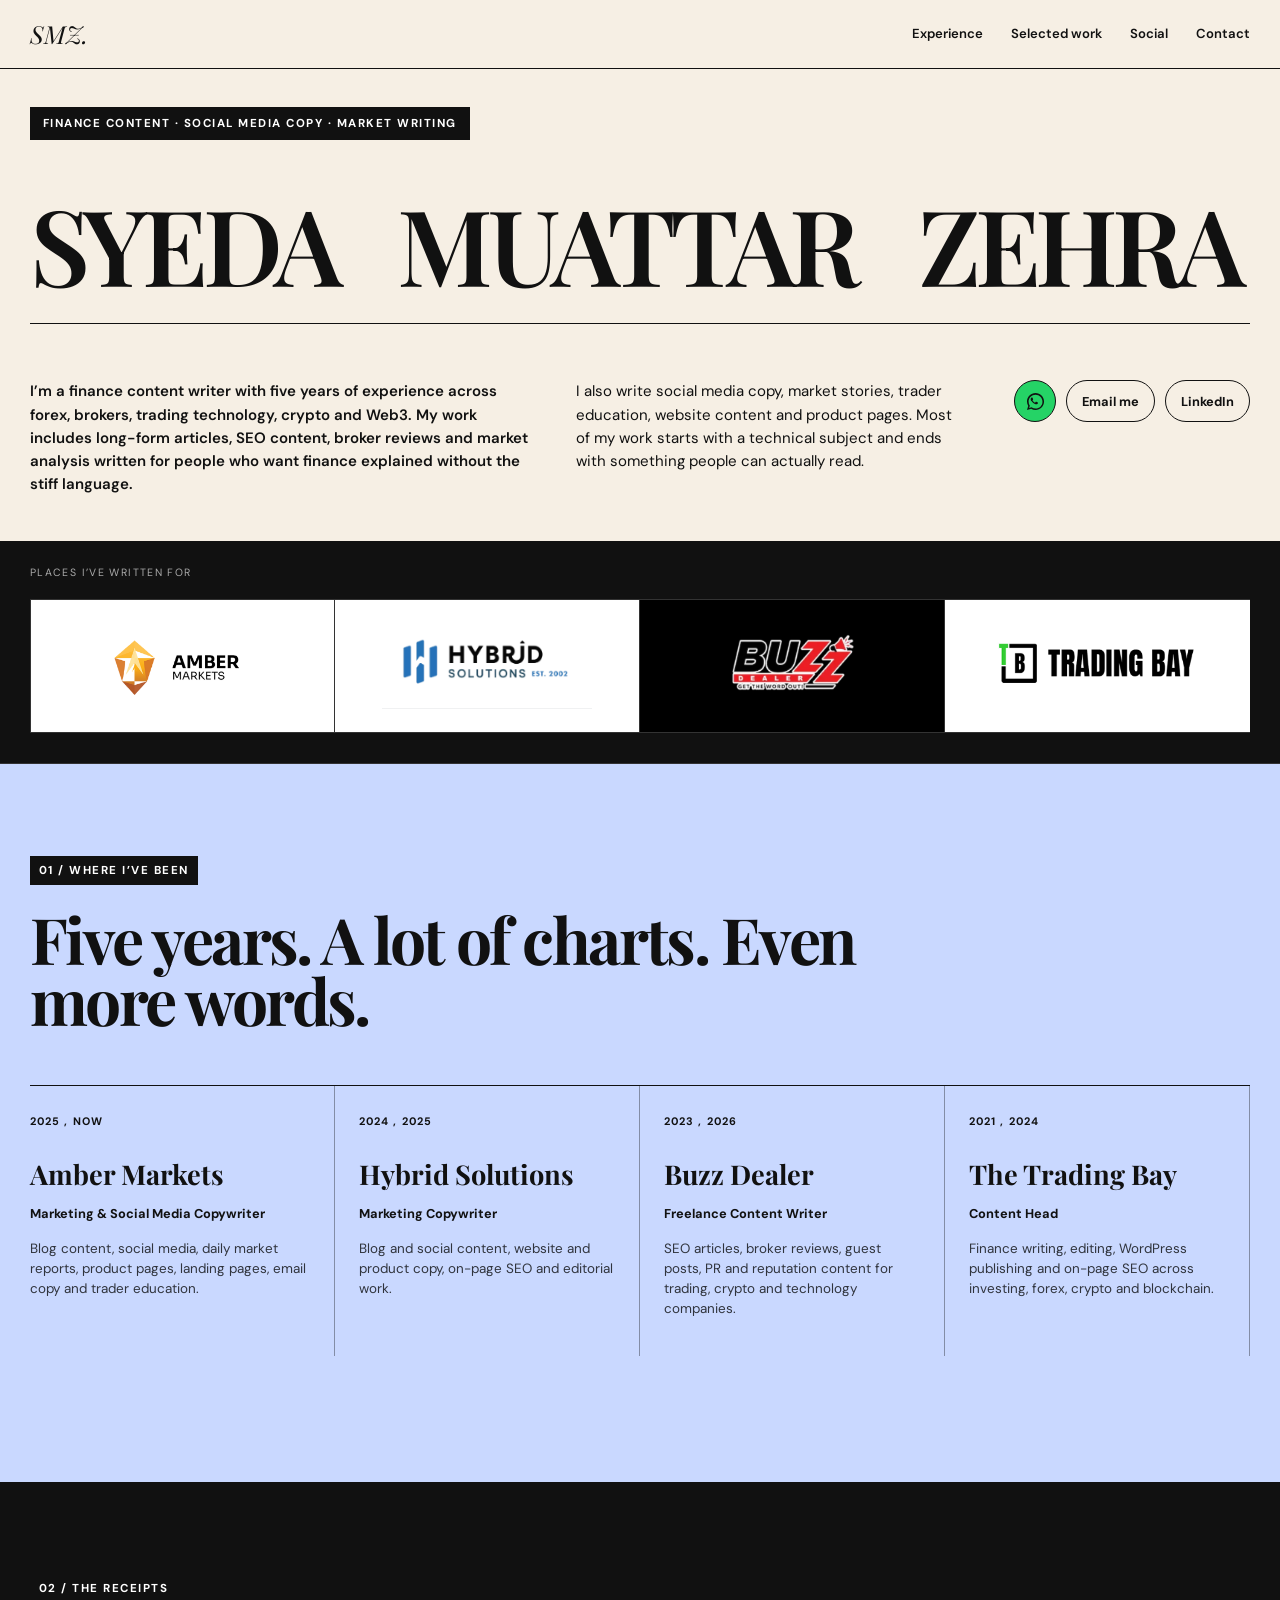
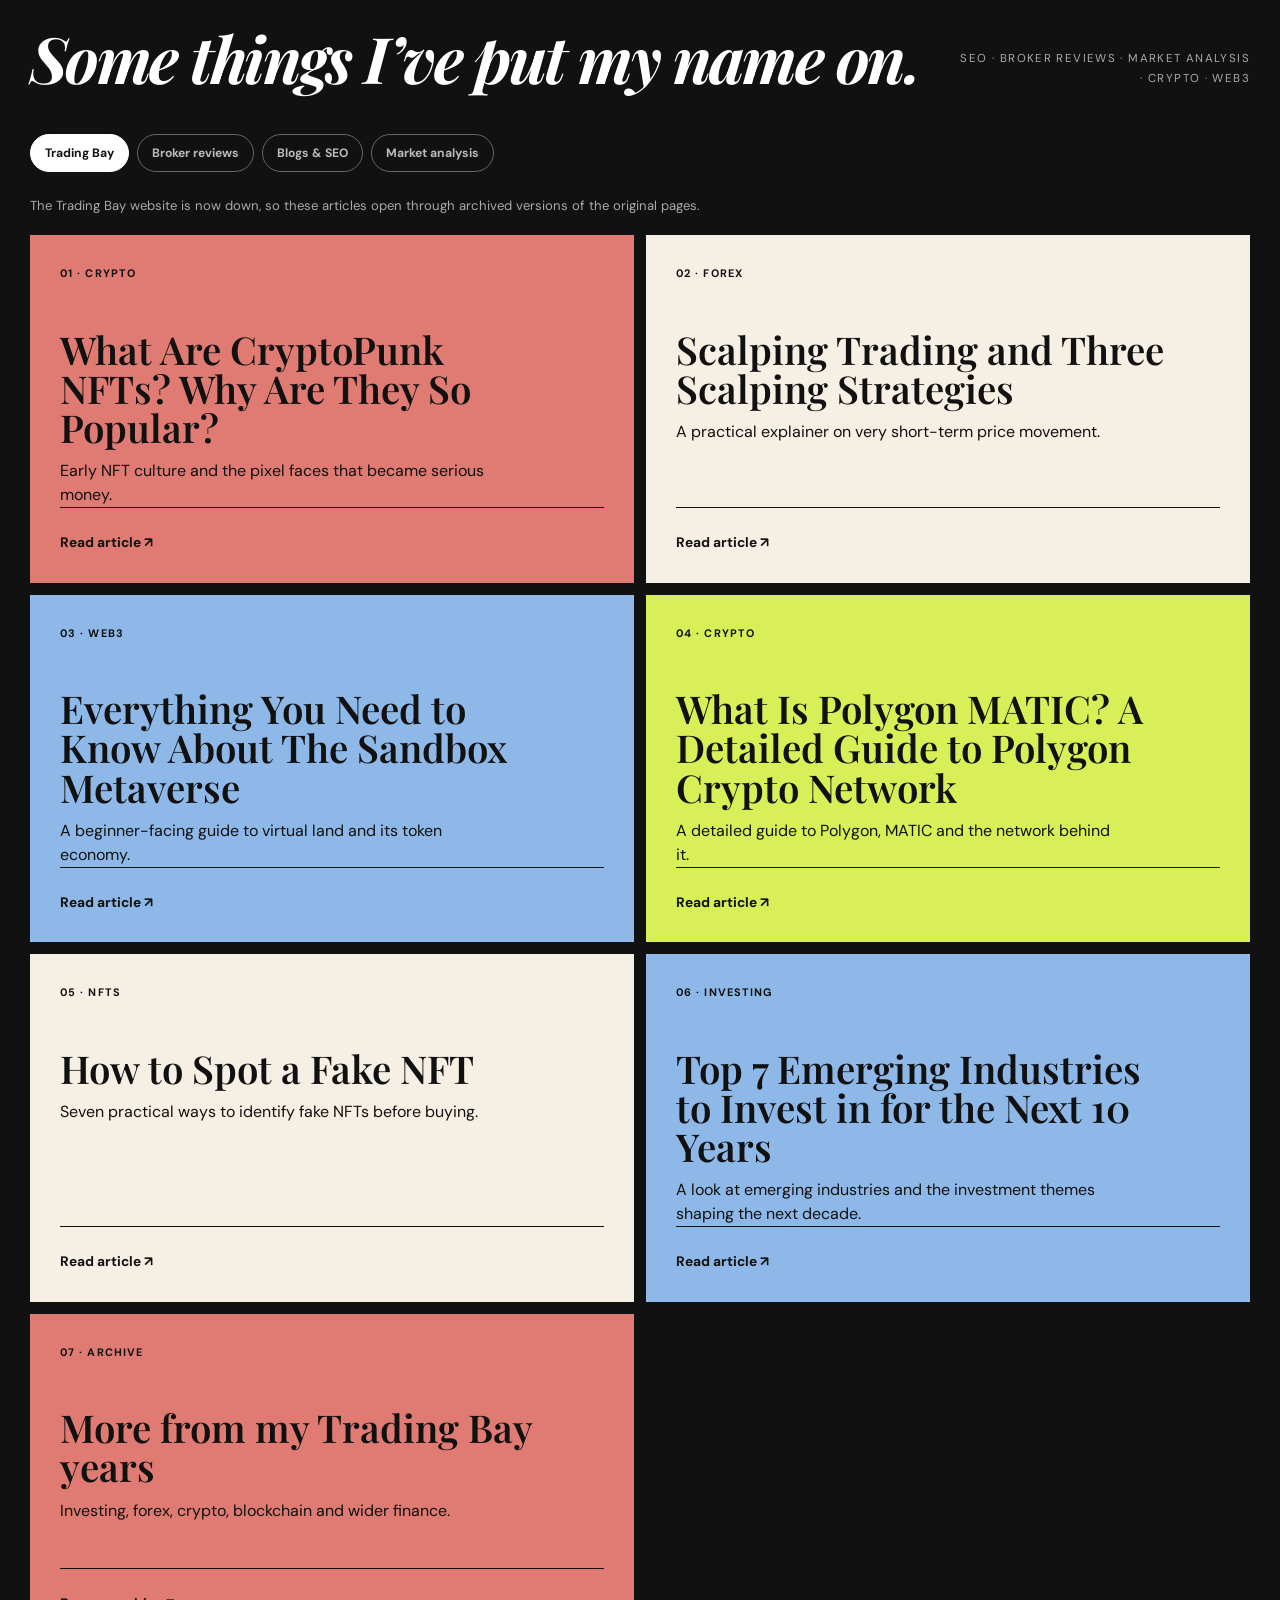
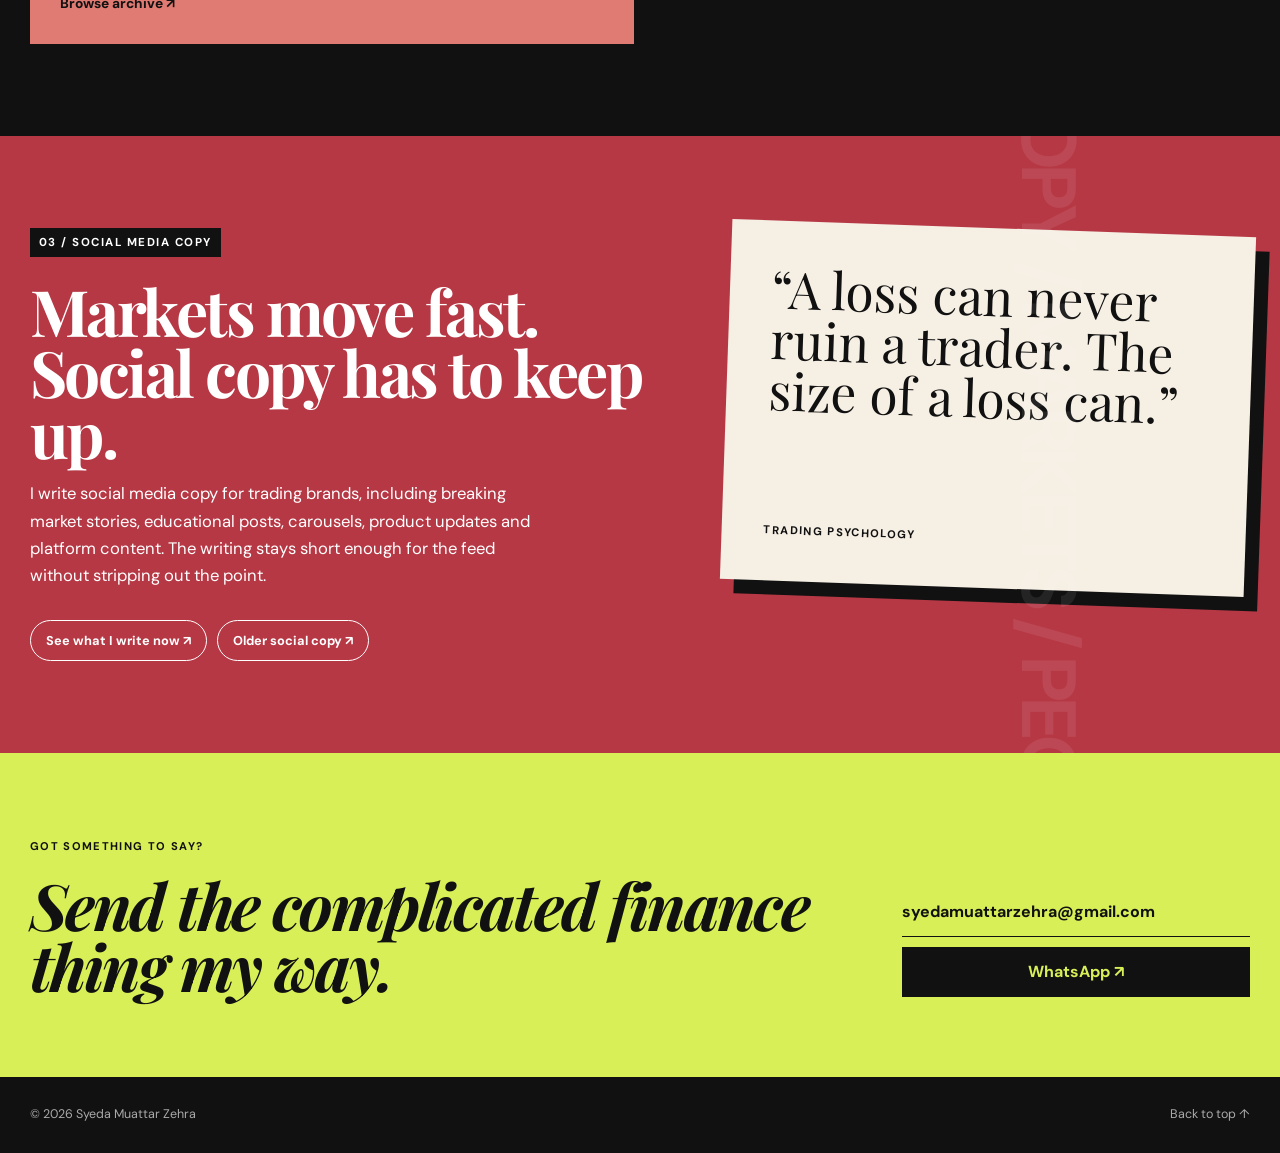
<file: index.html>
<!DOCTYPE html>
<html lang="en">
<head>
<meta charset="UTF-8" />
<meta name="viewport" content="width=device-width, initial-scale=1.0" />
<meta name="description" content="Portfolio of Syeda Muattar Zehra, finance content writer and social media copywriter." />
<meta name="portfolio-version" content="20260927-lines12" />
<title>Syeda Muattar Zehra | Finance Writer</title>
<link rel="stylesheet" href="styles.css?v=20260927-reallogos14" />
</head>
<body>
<a class="skip-link" href="#main-content">Skip to content</a>
<header class="site-header"><div class="shell nav-wrap"><a class="brand" href="#top">SMZ.</a><button class="menu-button" type="button" aria-expanded="false" aria-controls="site-nav">Menu</button><nav id="site-nav" class="site-nav"><a href="#experience">Experience</a><a href="#work">Selected work</a><a href="#social">Social</a><a href="#contact">Contact</a></nav></div></header>

<main id="main-content">
<section id="top" class="hero">
<div class="shell hero-stage">
<div class="availability">FINANCE CONTENT · SOCIAL MEDIA COPY · MARKET WRITING</div>
<div class="name-lockup">
  <span>SYEDA</span>
  <span>MUATTAR</span>
  <span>ZEHRA</span>
</div>
<div class="hero-bottom">
<div class="hero-intro"><p>I’m a finance content writer with five years of experience across forex, brokers, trading technology, crypto and Web3. My work includes long-form articles, SEO content, broker reviews and market analysis written for people who want finance explained without the stiff language.</p><p>I also write social media copy, market stories, trader education, website content and product pages. Most of my work starts with a technical subject and ends with something people can actually read.</p></div>
<div class="hero-contact">
<a class="round-link whatsapp" href="https://wa.me/923134728652" target="_blank" rel="noopener" aria-label="WhatsApp"><svg viewBox="0 0 32 32" aria-hidden="true"><path fill="currentColor" d="M19.11 17.2c-.27-.14-1.59-.78-1.84-.87-.25-.09-.43-.14-.61.14-.18.27-.7.87-.86 1.05-.16.18-.32.2-.59.07-.27-.14-1.14-.42-2.17-1.34-.8-.71-1.34-1.59-1.5-1.86-.16-.27-.02-.42.12-.55.12-.12.27-.32.41-.48.14-.16.18-.27.27-.46.09-.18.05-.34-.02-.48-.07-.14-.61-1.48-.84-2.02-.22-.53-.45-.46-.61-.47h-.52c-.18 0-.48.07-.73.34-.25.27-.96.94-.96 2.29s.98 2.66 1.12 2.84c.14.18 1.93 2.95 4.68 4.14.65.28 1.16.45 1.56.58.66.21 1.25.18 1.72.11.52-.08 1.59-.65 1.82-1.28.23-.63.23-1.17.16-1.28-.07-.11-.25-.18-.52-.32z"/><path fill="currentColor" d="M16.03 3C8.84 3 3 8.79 3 15.93c0 2.5.72 4.83 1.96 6.81L3 29l6.46-1.9a13.08 13.08 0 0 0 6.57 1.79C23.22 28.89 29 23.1 29 15.96 29 8.82 23.22 3 16.03 3zm0 23.7c-2.03 0-3.92-.55-5.55-1.51l-.4-.24-3.83 1.13 1.15-3.72-.26-.42a10.68 10.68 0 0 1-1.65-5.71c0-5.89 4.75-10.68 10.58-10.68 5.83 0 10.56 4.79 10.56 10.68 0 5.89-4.73 10.47-10.6 10.47z"/></svg></a>
<a class="text-link" href="mailto:syedamuattarzehra@gmail.com">Email me</a>
<a class="text-link" href="https://www.linkedin.com/in/syeda-muattar-zehra-1aa64821b/" target="_blank" rel="noopener">LinkedIn</a>
</div>
</div>
</div>
</section>

<section class="company-strip" aria-label="Companies I have worked with">
  <div class="shell">
    <p class="company-kicker">Places I’ve written for</p>
    <div class="company-row real-logo-row">
      <a class="real-logo-card" href="https://ambermarkets.com/" target="_blank" rel="noopener"><img src="assets/amber-markets.PNG" alt="Amber Markets logo"></a>
      <a class="real-logo-card" href="https://hybridsolutions.com/" target="_blank" rel="noopener"><img src="assets/hybrid-solutions.PNG" alt="Hybrid Solutions logo"></a>
      <a class="real-logo-card buzz-logo-card" href="https://buzzdealer.com/" target="_blank" rel="noopener"><img src="assets/buzz-dealer.PNG" alt="Buzz Dealer logo"></a>
      <div class="real-logo-card"><img src="assets/trading-bay.PNG" alt="Trading Bay logo"></div>
    </div>
  </div>
</section>

<section id="experience" class="section experience-section"><div class="shell">
<div class="section-number">01 / WHERE I’VE BEEN</div><h2>Five years. A lot of charts. Even more words.</h2>
<div class="experience-grid">
<article><span>2025 , NOW</span><h3>Amber Markets</h3><b>Marketing & Social Media Copywriter</b><p>Blog content, social media, daily market reports, product pages, landing pages, email copy and trader education.</p></article>
<article><span>2024 , 2025</span><h3>Hybrid Solutions</h3><b>Marketing Copywriter</b><p>Blog and social content, website and product copy, on-page SEO and editorial work.</p></article>
<article><span>2023 , 2026</span><h3>Buzz Dealer</h3><b>Freelance Content Writer</b><p>SEO articles, broker reviews, guest posts, PR and reputation content for trading, crypto and technology companies.</p></article>
<article><span>2021 , 2024</span><h3>The Trading Bay</h3><b>Content Head</b><p>Finance writing, editing, WordPress publishing and on-page SEO across investing, forex, crypto and blockchain.</p></article>
</div></div></section>

<section id="work" class="section work-section"><div class="shell">
<div class="work-title-row"><div><div class="section-number">02 / THE RECEIPTS</div><h2>Some things I’ve put my name on.</h2></div><div class="work-index">SEO · BROKER REVIEWS · MARKET ANALYSIS · CRYPTO · WEB3</div></div>
<div class="work-tabs" role="tablist" aria-label="Portfolio categories"><button class="work-tab active" type="button" role="tab" aria-selected="true" data-work-tab="tradingbay">Trading Bay</button><button class="work-tab" type="button" role="tab" aria-selected="false" data-work-tab="reviews">Broker reviews</button><button class="work-tab" type="button" role="tab" aria-selected="false" data-work-tab="blogs">Blogs & SEO</button><button class="work-tab" type="button" role="tab" aria-selected="false" data-work-tab="analysis">Market analysis</button></div>

<div class="work-panel active" data-work-panel="tradingbay" role="tabpanel"><p class="archive-note">The Trading Bay website is now down, so these articles open through archived versions of the original pages.</p><div class="portfolio-grid">
<article class="work-card coral"><span>01 · CRYPTO</span><h3>What Are CryptoPunk NFTs? Why Are They So Popular?</h3><p>Early NFT culture and the pixel faces that became serious money.</p><a href="https://web.archive.org/web/20230529045432/https://thetradingbay.com/what-are-cryptopunk-nfts-why-are-they-so-popular/" target="_blank" rel="noopener">Read article ↗</a></article>
<article class="work-card cream"><span>02 · FOREX</span><h3>Scalping Trading and Three Scalping Strategies</h3><p>A practical explainer on very short-term price movement.</p><a href="https://web.archive.org/web/20220929112520/https://thetradingbay.com/scalping-trading-3-best-scalping-trading-strategy/" target="_blank" rel="noopener">Read article ↗</a></article>
<article class="work-card blue"><span>03 · WEB3</span><h3>Everything You Need to Know About The Sandbox Metaverse</h3><p>A beginner-facing guide to virtual land and its token economy.</p><a href="https://web.archive.org/web/20220929120825/https://thetradingbay.com/everything-you-need-to-know-about-the-sandbox-metaverse/" target="_blank" rel="noopener">Read article ↗</a></article>
<article class="work-card acid"><span>04 · CRYPTO</span><h3>What Is Polygon MATIC? A Detailed Guide to Polygon Crypto Network</h3><p>A detailed guide to Polygon, MATIC and the network behind it.</p><a href="https://web.archive.org/web/20220929102851/https://thetradingbay.com/what-is-polygon-matic-a-detailed-guide-to-polygon-crypto-network/" target="_blank" rel="noopener">Read article ↗</a></article>
<article class="work-card cream"><span>05 · NFTS</span><h3>How to Spot a Fake NFT</h3><p>Seven practical ways to identify fake NFTs before buying.</p><a href="https://web.archive.org/web/20220929121117/https://thetradingbay.com/how-to-spot-a-fake-nft-top-7-ways-to-identify-fake-nfts/" target="_blank" rel="noopener">Read article ↗</a></article>
<article class="work-card blue"><span>06 · INVESTING</span><h3>Top 7 Emerging Industries to Invest in for the Next 10 Years</h3><p>A look at emerging industries and the investment themes shaping the next decade.</p><a href="https://web.archive.org/web/20230529050229/https://thetradingbay.com/top-7-emerging-industries-to-invest-in-for-the-next-10-years/" target="_blank" rel="noopener">Read article ↗</a></article>
<article class="work-card coral"><span>07 · ARCHIVE</span><h3>More from my Trading Bay years</h3><p>Investing, forex, crypto, blockchain and wider finance.</p><a href="https://web.archive.org/web/20230605054937/https://thetradingbay.com/author/zehra/" target="_blank" rel="noopener">Browse archive ↗</a></article>
</div></div>

<div class="work-panel" data-work-panel="reviews" role="tabpanel" hidden><div class="portfolio-grid"><article class="work-card blue"><span>BROKER REVIEW</span><h3>ClickTrades Broker Review</h3><p>Assets, WebTrader, MT5, Trading Central, account conditions, strengths and drawbacks.</p><a href="samples/coin-dreams.com.docx" target="_blank" rel="noopener">Read article ↗</a></article></div></div>
<div class="work-panel" data-work-panel="blogs" role="tabpanel" hidden><div class="portfolio-grid"><article class="work-card acid"><span>LONG-FORM SEO</span><h3>Forex Trader Salary</h3><p>Capital, trading style, risk and what a salary means for an independent forex trader.</p><a href="samples/Copy%20of%20Forex%20Trader%20Salary%20Could%20I%20Become%20Rich%20in%202022%20and%20How.docx" target="_blank" rel="noopener">Read article ↗</a></article></div></div>
<div class="work-panel" data-work-panel="analysis" role="tabpanel" hidden><div class="portfolio-grid"><article class="work-card coral"><span>XAU/USD</span><h3>Is Gold's Bearish Cycle Over?</h3><p>Written when gold had bounced from around $1,616 and the $1,700s already felt expensive.</p><a href="samples/tradefx.co.za.docx" target="_blank" rel="noopener">Read article ↗</a></article></div></div>
</div></section>

<section id="social" class="section social-section"><div class="shell social-layout"><div><div class="section-number">03 / SOCIAL MEDIA COPY</div><h2>Markets move fast. Social copy has to keep up.</h2><p>I write social media copy for trading brands, including breaking market stories, educational posts, carousels, product updates and platform content. The writing stays short enough for the feed without stripping out the point.</p><div class="social-actions"><a href="https://www.instagram.com/ambermarketsofficial/" target="_blank" rel="noopener">See what I write now ↗</a><a href="samples/Single%20posts.docx" target="_blank" rel="noopener">Older social copy ↗</a></div></div><div class="quote-stack"><blockquote>“A loss can never ruin a trader. The size of a loss can.”</blockquote><span>Trading psychology</span></div></div></section>

<section id="contact" class="contact-section"><div class="shell contact-layout"><div><span>GOT SOMETHING TO SAY?</span><h2>Send the complicated finance thing my way.</h2></div><div class="contact-actions"><a href="mailto:syedamuattarzehra@gmail.com">syedamuattarzehra@gmail.com</a><a class="contact-whatsapp" href="https://wa.me/923134728652" target="_blank" rel="noopener">WhatsApp ↗</a></div></div></section>
</main>
<footer><div class="shell footer-row"><span>© <span id="year"></span> Syeda Muattar Zehra</span><a href="#top">Back to top ↑</a></div></footer>
<script src="script.js?v=20260922-studio"></script>
</body></html>
</file>
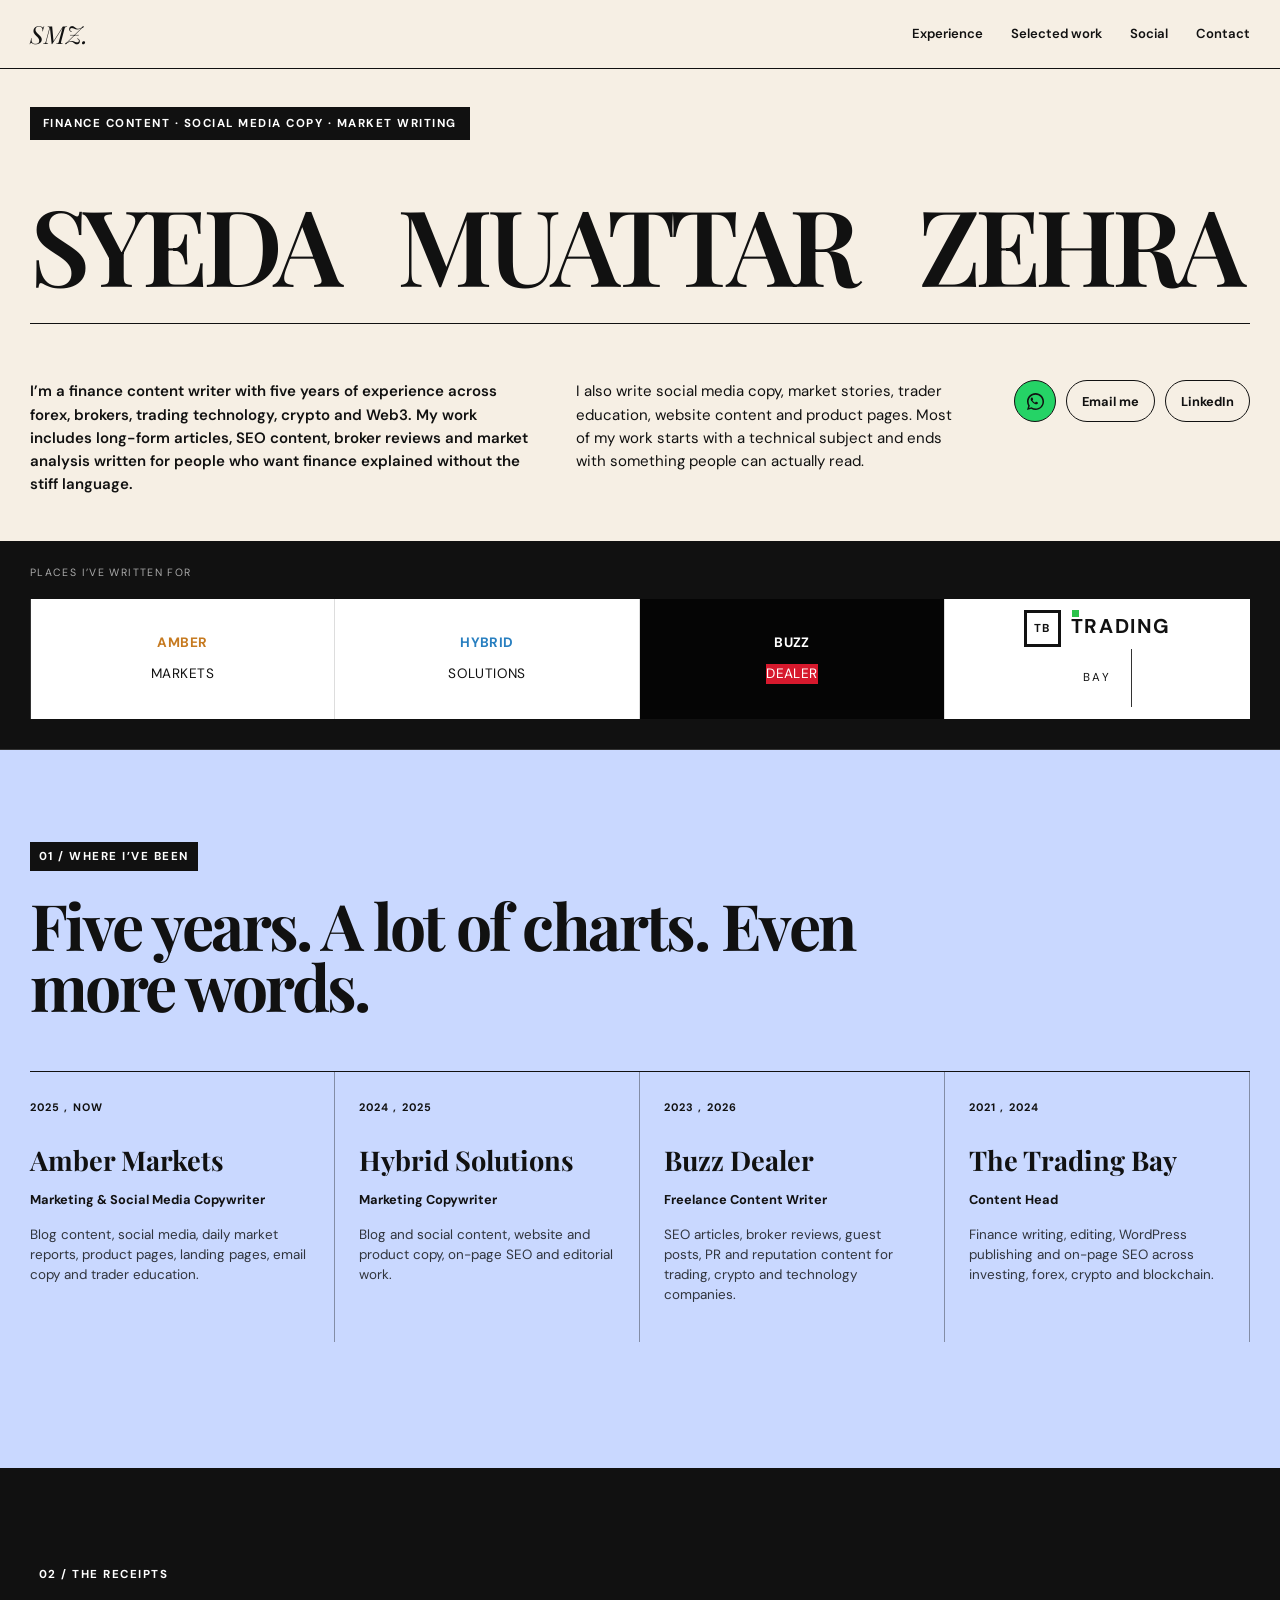
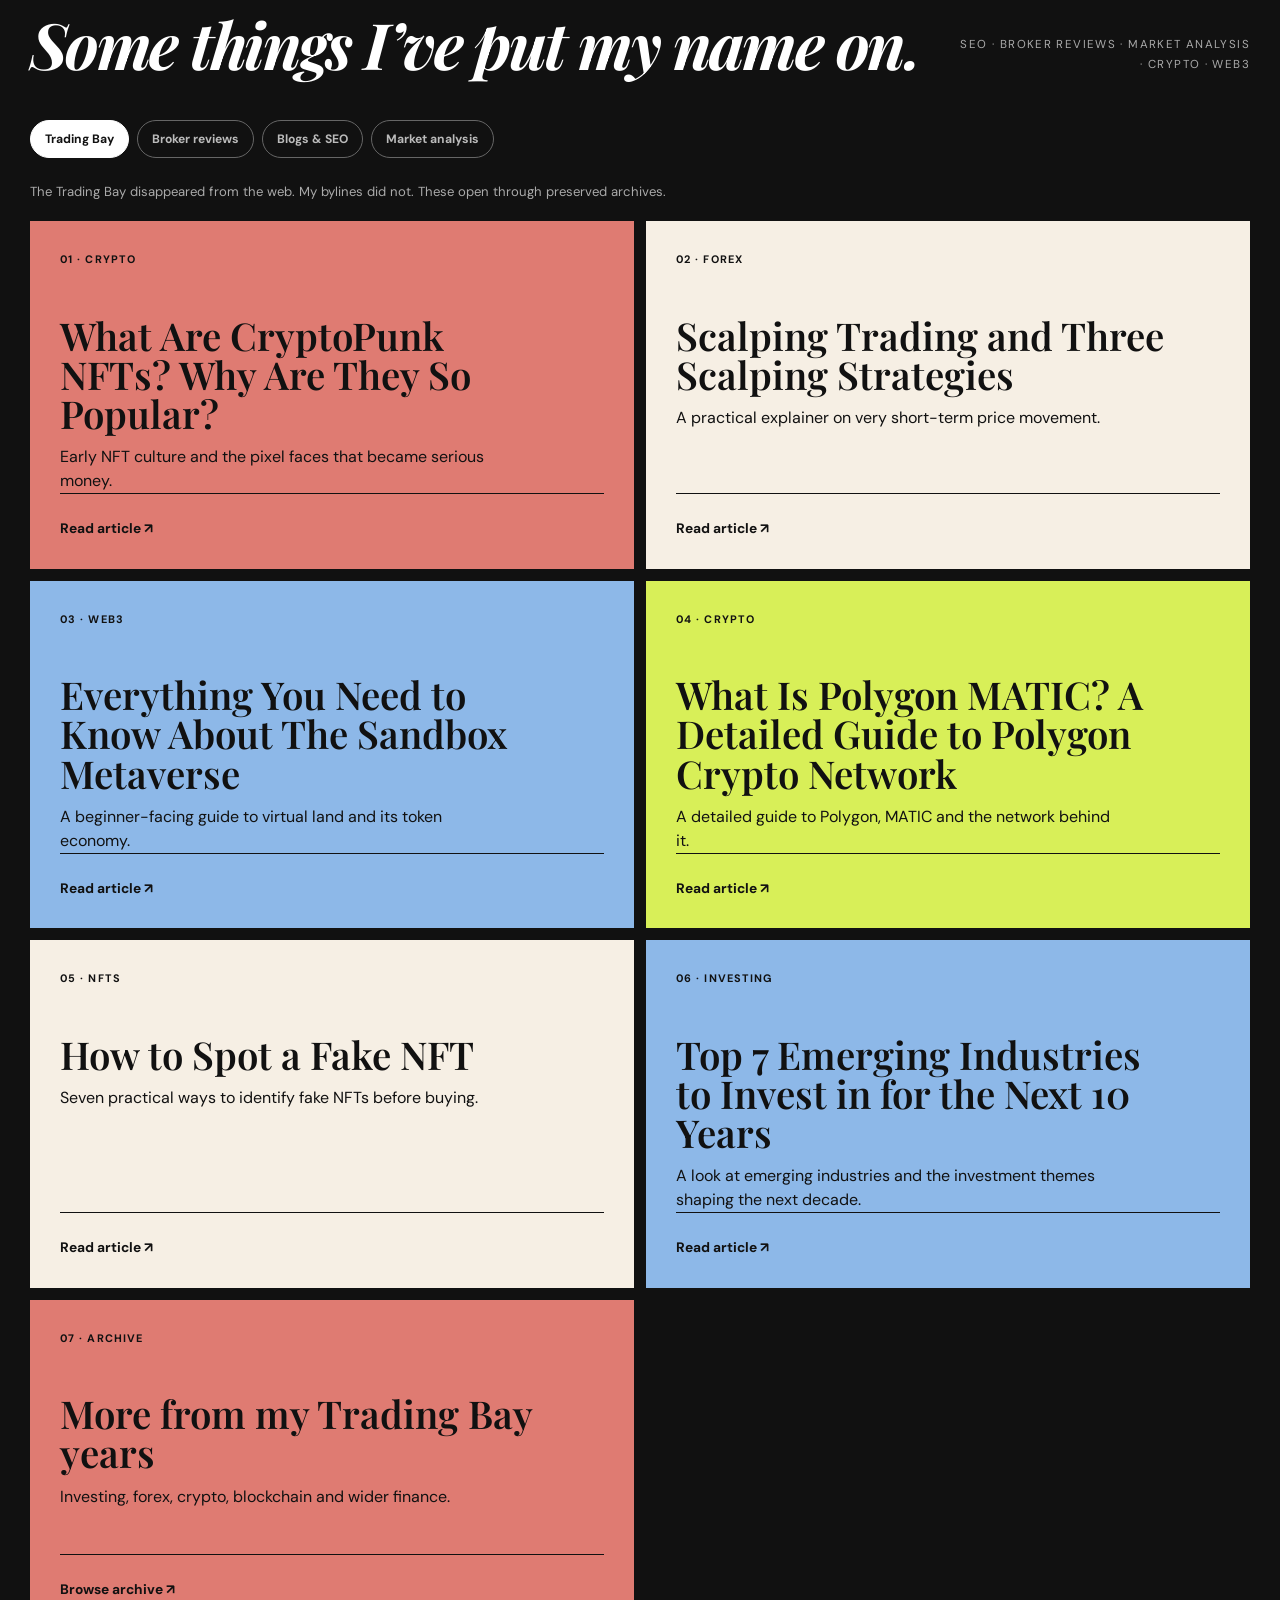
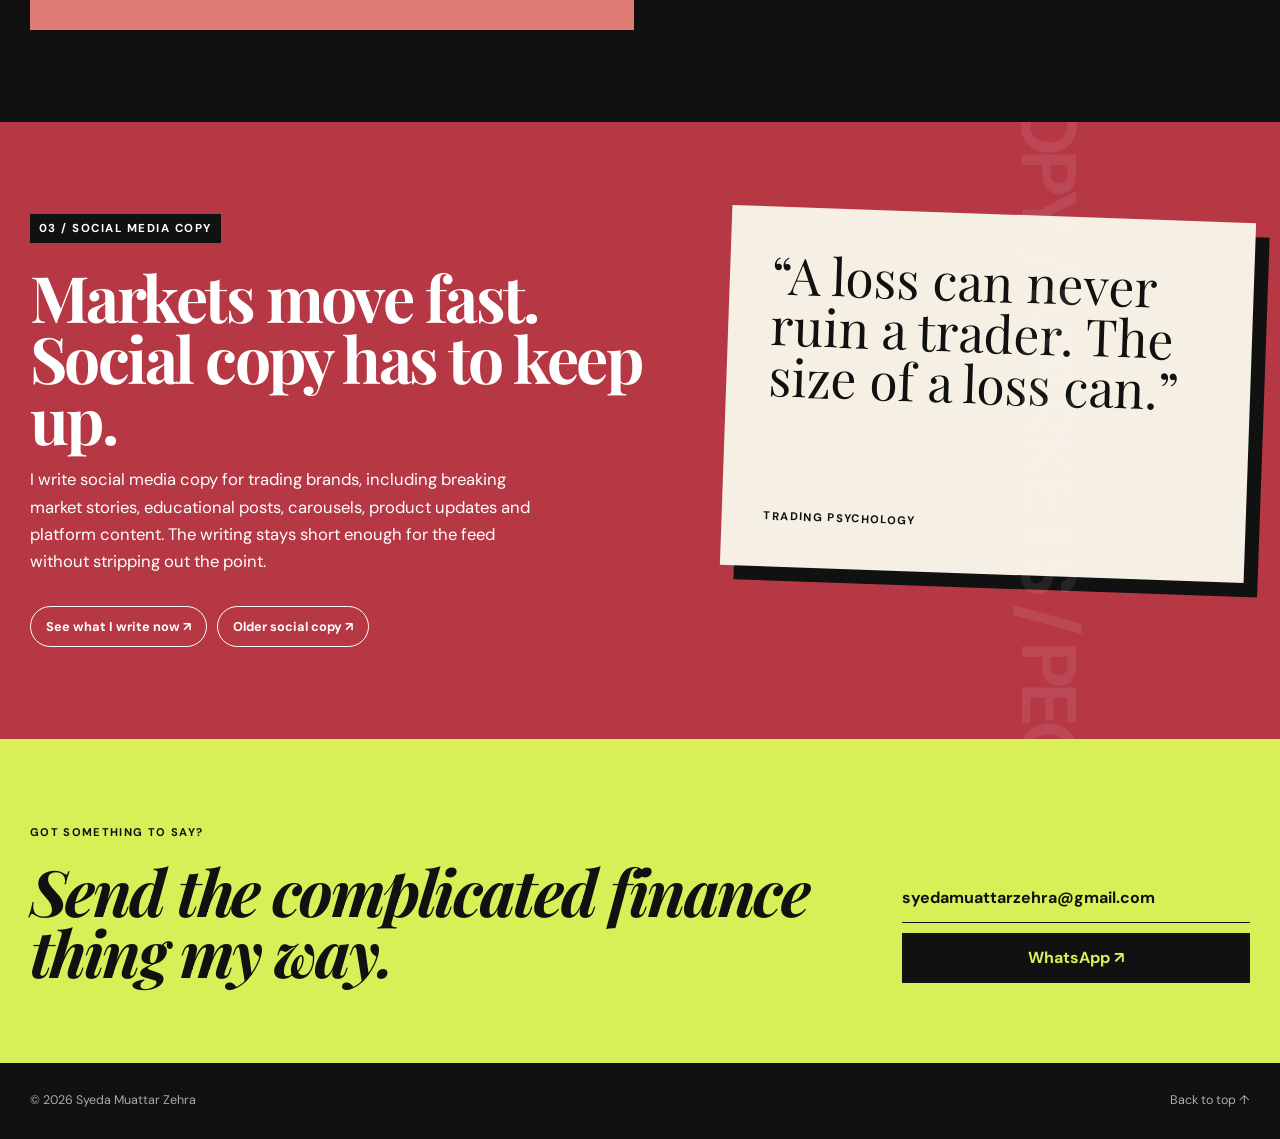
<file: portfolio.html>
<!DOCTYPE html>
<html lang="en">
<head>
<meta charset="UTF-8" />
<meta name="viewport" content="width=device-width, initial-scale=1.0" />
<meta name="description" content="Portfolio of Syeda Muattar Zehra, finance content writer and social media copywriter." />
<meta name="portfolio-version" content="20260924-newpath11" />
<title>Syeda Muattar Zehra | Finance Writer</title>
<link rel="stylesheet" href="styles.css?v=20260924-newpath11" />
</head>
<body>
<a class="skip-link" href="#main-content">Skip to content</a>
<header class="site-header"><div class="shell nav-wrap"><a class="brand" href="#top">SMZ.</a><button class="menu-button" type="button" aria-expanded="false" aria-controls="site-nav">Menu</button><nav id="site-nav" class="site-nav"><a href="#experience">Experience</a><a href="#work">Selected work</a><a href="#social">Social</a><a href="#contact">Contact</a></nav></div></header>

<main id="main-content">
<section id="top" class="hero">
<div class="shell hero-stage">
<div class="availability">FINANCE CONTENT · SOCIAL MEDIA COPY · MARKET WRITING</div>
<div class="name-lockup"><span>SYEDA</span><span>MUATTAR</span><span>ZEHRA</span></div>
<div class="hero-bottom">
<div class="hero-intro"><p>I’m a finance content writer with five years of experience across forex, brokers, trading technology, crypto and Web3. My work includes long-form articles, SEO content, broker reviews and market analysis written for people who want finance explained without the stiff language.</p><p>I also write social media copy, market stories, trader education, website content and product pages. Most of my work starts with a technical subject and ends with something people can actually read.</p></div>
<div class="hero-contact">
<a class="round-link whatsapp" href="https://wa.me/923134728652" target="_blank" rel="noopener" aria-label="WhatsApp"><svg viewBox="0 0 32 32" aria-hidden="true"><path fill="currentColor" d="M19.11 17.2c-.27-.14-1.59-.78-1.84-.87-.25-.09-.43-.14-.61.14-.18.27-.7.87-.86 1.05-.16.18-.32.2-.59.07-.27-.14-1.14-.42-2.17-1.34-.8-.71-1.34-1.59-1.5-1.86-.16-.27-.02-.42.12-.55.12-.12.27-.32.41-.48.14-.16.18-.27.27-.46.09-.18.05-.34-.02-.48-.07-.14-.61-1.48-.84-2.02-.22-.53-.45-.46-.61-.47h-.52c-.18 0-.48.07-.73.34-.25.27-.96.94-.96 2.29s.98 2.66 1.12 2.84c.14.18 1.93 2.95 4.68 4.14.65.28 1.16.45 1.56.58.66.21 1.25.18 1.72.11.52-.08 1.59-.65 1.82-1.28.23-.63.23-1.17.16-1.28-.07-.11-.25-.18-.52-.32z"/><path fill="currentColor" d="M16.03 3C8.84 3 3 8.79 3 15.93c0 2.5.72 4.83 1.96 6.81L3 29l6.46-1.9a13.08 13.08 0 0 0 6.57 1.79C23.22 28.89 29 23.1 29 15.96 29 8.82 23.22 3 16.03 3zm0 23.7c-2.03 0-3.92-.55-5.55-1.51l-.4-.24-3.83 1.13 1.15-3.72-.26-.42a10.68 10.68 0 0 1-1.65-5.71c0-5.89 4.75-10.68 10.58-10.68 5.83 0 10.56 4.79 10.56 10.68 0 5.89-4.73 10.47-10.6 10.47z"/></svg></a>
<a class="text-link" href="mailto:syedamuattarzehra@gmail.com">Email me</a>
<a class="text-link" href="https://www.linkedin.com/in/syeda-muattar-zehra-1aa64821b/" target="_blank" rel="noopener">LinkedIn</a>
</div>
</div>
</div>
</section>

<section class="company-strip" aria-label="Companies I have worked with"><div class="shell"><p class="company-kicker">Places I’ve written for</p><div class="company-row reliable-brands">
<a class="company-name amber-name" href="https://ambermarkets.com/" target="_blank" rel="noopener"><b>AMBER</b><span>MARKETS</span></a>
<a class="company-name hybrid-name" href="https://hybridsolutions.com/" target="_blank" rel="noopener"><b>HYBRID</b><span>SOLUTIONS</span></a>
<a class="company-name buzz-name" href="https://buzzdealer.com/" target="_blank" rel="noopener"><b>BUZZ</b><span>DEALER</span></a>
<div class="company-name trading-name"><b>TRADING</b><span>BAY</span></div>
</div></div></section>

<section id="experience" class="section experience-section"><div class="shell">
<div class="section-number">01 / WHERE I’VE BEEN</div><h2>Five years. A lot of charts. Even more words.</h2>
<div class="experience-grid">
<article><span>2025 , NOW</span><h3>Amber Markets</h3><b>Marketing & Social Media Copywriter</b><p>Blog content, social media, daily market reports, product pages, landing pages, email copy and trader education.</p></article>
<article><span>2024 , 2025</span><h3>Hybrid Solutions</h3><b>Marketing Copywriter</b><p>Blog and social content, website and product copy, on-page SEO and editorial work.</p></article>
<article><span>2023 , 2026</span><h3>Buzz Dealer</h3><b>Freelance Content Writer</b><p>SEO articles, broker reviews, guest posts, PR and reputation content for trading, crypto and technology companies.</p></article>
<article><span>2021 , 2024</span><h3>The Trading Bay</h3><b>Content Head</b><p>Finance writing, editing, WordPress publishing and on-page SEO across investing, forex, crypto and blockchain.</p></article>
</div></div></section>

<section id="work" class="section work-section"><div class="shell">
<div class="work-title-row"><div><div class="section-number">02 / THE RECEIPTS</div><h2>Some things I’ve put my name on.</h2></div><div class="work-index">SEO · BROKER REVIEWS · MARKET ANALYSIS · CRYPTO · WEB3</div></div>
<div class="work-tabs" role="tablist" aria-label="Portfolio categories"><button class="work-tab active" type="button" role="tab" aria-selected="true" data-work-tab="tradingbay">Trading Bay</button><button class="work-tab" type="button" role="tab" aria-selected="false" data-work-tab="reviews">Broker reviews</button><button class="work-tab" type="button" role="tab" aria-selected="false" data-work-tab="blogs">Blogs & SEO</button><button class="work-tab" type="button" role="tab" aria-selected="false" data-work-tab="analysis">Market analysis</button></div>

<div class="work-panel active" data-work-panel="tradingbay" role="tabpanel"><p class="archive-note">The Trading Bay disappeared from the web. My bylines did not. These open through preserved archives.</p><div class="portfolio-grid">
<article class="work-card coral"><span>01 · CRYPTO</span><h3>What Are CryptoPunk NFTs? Why Are They So Popular?</h3><p>Early NFT culture and the pixel faces that became serious money.</p><a href="https://web.archive.org/web/20230529045432/https://thetradingbay.com/what-are-cryptopunk-nfts-why-are-they-so-popular/" target="_blank" rel="noopener">Read article ↗</a></article>
<article class="work-card cream"><span>02 · FOREX</span><h3>Scalping Trading and Three Scalping Strategies</h3><p>A practical explainer on very short-term price movement.</p><a href="https://web.archive.org/web/20220929112520/https://thetradingbay.com/scalping-trading-3-best-scalping-trading-strategy/" target="_blank" rel="noopener">Read article ↗</a></article>
<article class="work-card blue"><span>03 · WEB3</span><h3>Everything You Need to Know About The Sandbox Metaverse</h3><p>A beginner-facing guide to virtual land and its token economy.</p><a href="https://web.archive.org/web/20220929120825/https://thetradingbay.com/everything-you-need-to-know-about-the-sandbox-metaverse/" target="_blank" rel="noopener">Read article ↗</a></article>
<article class="work-card acid"><span>04 · CRYPTO</span><h3>What Is Polygon MATIC? A Detailed Guide to Polygon Crypto Network</h3><p>A detailed guide to Polygon, MATIC and the network behind it.</p><a href="https://web.archive.org/web/20220929102851/https://thetradingbay.com/what-is-polygon-matic-a-detailed-guide-to-polygon-crypto-network/" target="_blank" rel="noopener">Read article ↗</a></article>
<article class="work-card cream"><span>05 · NFTS</span><h3>How to Spot a Fake NFT</h3><p>Seven practical ways to identify fake NFTs before buying.</p><a href="https://web.archive.org/web/20220929121117/https://thetradingbay.com/how-to-spot-a-fake-nft-top-7-ways-to-identify-fake-nfts/" target="_blank" rel="noopener">Read article ↗</a></article>
<article class="work-card blue"><span>06 · INVESTING</span><h3>Top 7 Emerging Industries to Invest in for the Next 10 Years</h3><p>A look at emerging industries and the investment themes shaping the next decade.</p><a href="https://web.archive.org/web/20230529050229/https://thetradingbay.com/top-7-emerging-industries-to-invest-in-for-the-next-10-years/" target="_blank" rel="noopener">Read article ↗</a></article>
<article class="work-card coral"><span>07 · ARCHIVE</span><h3>More from my Trading Bay years</h3><p>Investing, forex, crypto, blockchain and wider finance.</p><a href="https://web.archive.org/web/20230605054937/https://thetradingbay.com/author/zehra/" target="_blank" rel="noopener">Browse archive ↗</a></article>
</div></div>

<div class="work-panel" data-work-panel="reviews" role="tabpanel" hidden><div class="portfolio-grid"><article class="work-card blue"><span>BROKER REVIEW</span><h3>ClickTrades Broker Review</h3><p>Assets, WebTrader, MT5, Trading Central, account conditions, strengths and drawbacks.</p><a href="samples/coin-dreams.com.docx" target="_blank" rel="noopener">Read article ↗</a></article></div></div>
<div class="work-panel" data-work-panel="blogs" role="tabpanel" hidden><div class="portfolio-grid"><article class="work-card acid"><span>LONG-FORM SEO</span><h3>Forex Trader Salary</h3><p>Capital, trading style, risk and what a salary means for an independent forex trader.</p><a href="samples/Copy%20of%20Forex%20Trader%20Salary%20Could%20I%20Become%20Rich%20in%202022%20and%20How.docx" target="_blank" rel="noopener">Read article ↗</a></article></div></div>
<div class="work-panel" data-work-panel="analysis" role="tabpanel" hidden><div class="portfolio-grid"><article class="work-card coral"><span>XAU/USD</span><h3>Is Gold's Bearish Cycle Over?</h3><p>Written when gold had bounced from around $1,616 and the $1,700s already felt expensive.</p><a href="samples/tradefx.co.za.docx" target="_blank" rel="noopener">Read article ↗</a></article></div></div>
</div></section>

<section id="social" class="section social-section"><div class="shell social-layout"><div><div class="section-number">03 / SOCIAL MEDIA COPY</div><h2>Markets move fast. Social copy has to keep up.</h2><p>I write social media copy for trading brands, including breaking market stories, educational posts, carousels, product updates and platform content. The writing stays short enough for the feed without stripping out the point.</p><div class="social-actions"><a href="https://www.instagram.com/ambermarketsofficial/" target="_blank" rel="noopener">See what I write now ↗</a><a href="samples/Single%20posts.docx" target="_blank" rel="noopener">Older social copy ↗</a></div></div><div class="quote-stack"><blockquote>“A loss can never ruin a trader. The size of a loss can.”</blockquote><span>Trading psychology</span></div></div></section>

<section id="contact" class="contact-section"><div class="shell contact-layout"><div><span>GOT SOMETHING TO SAY?</span><h2>Send the complicated finance thing my way.</h2></div><div class="contact-actions"><a href="mailto:syedamuattarzehra@gmail.com">syedamuattarzehra@gmail.com</a><a class="contact-whatsapp" href="https://wa.me/923134728652" target="_blank" rel="noopener">WhatsApp ↗</a></div></div></section>
</main>
<footer><div class="shell footer-row"><span>© <span id="year"></span> Syeda Muattar Zehra</span><a href="#top">Back to top ↑</a></div></footer>
<script src="script.js?v=20260922-studio"></script>
</body></html>
</file>
<file: styles.css>
@import url('https://fonts.googleapis.com/css2?family=DM+Sans:wght@400;500;600;700&family=Playfair+Display:ital,wght@0,600;1,600&display=swap');
*{box-sizing:border-box}html{scroll-behavior:smooth}body{margin:0;background:#111;color:#111;font-family:'DM Sans',sans-serif;line-height:1.5}.shell{width:min(calc(100% - 48px),1220px);margin:auto}a{color:inherit}.skip-link{position:absolute;left:-9999px}.skip-link:focus{left:10px;top:10px;z-index:99;background:#fff;padding:10px}.site-header{position:sticky;top:0;z-index:30;background:#f6efe4;border-bottom:1px solid #111}.nav-wrap{height:68px;display:flex;align-items:center;justify-content:space-between}.brand{font-family:'Playfair Display',serif;font-size:1.55rem;font-style:italic;text-decoration:none}.site-nav{display:flex;gap:28px}.site-nav a{text-decoration:none;font-size:.82rem;font-weight:600}.menu-button{display:none}
.hero{background:#f6efe4;overflow:hidden}.hero-stage{padding:42px 0 46px}.availability{display:inline-block;border:1px solid #111;border-radius:999px;padding:7px 12px;font-size:.72rem;font-weight:700}.name-lockup{margin:30px 0 38px;display:grid;grid-template-columns:1fr auto 1fr;align-items:center;gap:18px;font-family:'Playfair Display',serif;font-size:clamp(3.6rem,9.2vw,8.7rem);line-height:.82;letter-spacing:-.065em;white-space:nowrap}.name-lockup span:last-child{text-align:right}.name-lockup strong{font-style:italic;color:#b63845;font-weight:600}.hero-bottom{display:grid;grid-template-columns:1.35fr .65fr;gap:70px;border-top:1px solid #111;padding-top:24px}.hero-intro{display:grid;grid-template-columns:1fr 1fr;gap:28px}.hero-intro p{margin:0;font-size:.96rem}.hero-contact{display:flex;align-items:flex-start;justify-content:flex-end;gap:10px;flex-wrap:wrap}.round-link,.text-link{height:42px;border:1px solid #111;display:inline-flex;align-items:center;justify-content:center;text-decoration:none}.round-link{width:42px;border-radius:50%;background:#25D366;color:#111}.round-link svg{width:21px}.text-link{padding:0 15px;border-radius:999px;font-size:.8rem;font-weight:700}.text-link:hover{background:#111;color:#fff}
.company-strip{background:#111;color:#fff;border-bottom:1px solid #333}.company-row{min-height:105px;display:grid;grid-template-columns:repeat(4,1fr);align-items:center}.company-row span{padding:20px;text-align:center;border-right:1px solid #333;font-size:.9rem;letter-spacing:.05em}.company-row span:first-child{border-left:1px solid #333}.company-row b{display:block;font-size:1.05rem}
.section{padding:92px 0}.section-number{font-size:.72rem;font-weight:700;letter-spacing:.13em;margin-bottom:18px}.section h2,.contact-section h2{font-family:'Playfair Display',serif;font-size:clamp(2.6rem,5vw,5.2rem);line-height:.95;letter-spacing:-.04em;margin:0}.experience-section{background:#c9d8ff}.experience-section h2{max-width:720px}.experience-grid{display:grid;grid-template-columns:repeat(4,1fr);margin-top:55px;border-top:1px solid #111}.experience-grid article{padding:22px 24px 10px 0;border-right:1px solid rgba(0,0,0,.35);min-height:270px}.experience-grid article+article{padding-left:24px}.experience-grid span,.work-card span{font-size:.68rem;font-weight:700;letter-spacing:.1em}.experience-grid h3{font-family:'Playfair Display',serif;font-size:1.7rem;margin:22px 0 6px}.experience-grid b{font-size:.8rem}.experience-grid p{font-size:.84rem;color:#30343d}
.work-section{background:#111;color:#fff}.work-title-row{display:flex;justify-content:space-between;align-items:flex-end;gap:40px}.work-title-row h2{max-width:680px}.work-index{max-width:290px;font-size:.72rem;letter-spacing:.12em;color:#aaa;text-align:right}.work-tabs{display:flex;gap:8px;flex-wrap:wrap;margin:45px 0 24px}.work-tab{font:inherit;font-size:.76rem;font-weight:700;border:1px solid #666;border-radius:999px;background:transparent;color:#bbb;padding:9px 14px;cursor:pointer}.work-tab.active{background:#fff;color:#111;border-color:#fff}.work-panel[hidden]{display:none}.archive-note{font-size:.82rem;color:#aaa;margin:0 0 20px}.portfolio-grid{display:grid;grid-template-columns:repeat(2,1fr);gap:2px;background:#111}.work-card{min-height:310px;padding:30px;color:#111;display:flex;flex-direction:column}.work-card h3{font-family:'Playfair Display',serif;font-size:clamp(1.8rem,3vw,3rem);line-height:1.02;margin:48px 0 12px;max-width:500px}.work-card p{max-width:440px;margin:0}.work-card a{margin-top:auto;padding-top:24px;font-weight:700;font-size:.86rem}.coral{background:#df7b72}.cream{background:#f6efe4}.blue{background:#8db8e8}.acid{background:#d8ef58}
.social-section{background:#b63845;color:#fff}.social-layout{display:grid;grid-template-columns:1fr .85fr;gap:80px;align-items:center}.social-layout>div:first-child>p{max-width:520px;font-size:1rem}.social-actions{display:flex;gap:10px;margin-top:30px}.social-actions a{border:1px solid #fff;border-radius:999px;padding:10px 15px;text-decoration:none;font-size:.8rem;font-weight:700}.quote-stack{background:#f6efe4;color:#111;min-height:360px;padding:42px;display:flex;flex-direction:column;justify-content:space-between;transform:rotate(2deg)}blockquote{font-family:'Playfair Display',serif;font-size:clamp(2rem,4vw,4rem);line-height:1;margin:0}.quote-stack span{text-transform:uppercase;font-size:.7rem;letter-spacing:.12em;font-weight:700}
.contact-section{background:#d8ef58;padding:80px 0}.contact-layout{display:grid;grid-template-columns:1.4fr .6fr;gap:60px;align-items:end}.contact-layout>div>span{font-size:.7rem;font-weight:700;letter-spacing:.12em}.contact-layout h2{margin-top:18px;max-width:820px}.contact-actions{display:grid;gap:10px}.contact-actions a{border-bottom:1px solid #111;padding:12px 0;text-decoration:none;font-weight:700;overflow-wrap:anywhere}
footer{background:#111;color:#aaa}.footer-row{min-height:76px;display:flex;align-items:center;justify-content:space-between;font-size:.78rem}.footer-row a{text-decoration:none}
@media(max-width:900px){.menu-button{display:block;border:1px solid #111;background:transparent;padding:8px 12px}.site-nav{display:none;position:absolute;top:68px;left:20px;right:20px;background:#f6efe4;border:1px solid #111;padding:12px;flex-direction:column}.site-nav.open{display:flex}.name-lockup{grid-template-columns:1fr;gap:0;white-space:normal;font-size:clamp(3.5rem,15vw,7rem)}.name-lockup span:last-child{text-align:left}.hero-bottom,.social-layout,.contact-layout{grid-template-columns:1fr}.hero-intro{grid-template-columns:1fr}.hero-contact{justify-content:flex-start}.company-row{grid-template-columns:1fr 1fr}.experience-grid{grid-template-columns:1fr 1fr}.portfolio-grid{grid-template-columns:1fr}.work-title-row{align-items:flex-start;flex-direction:column}.work-index{text-align:left}.quote-stack{transform:none}.social-layout{gap:45px}}
@media(max-width:560px){.shell{width:min(calc(100% - 28px),1220px)}.hero-stage{padding-top:30px}.name-lockup{margin:28px 0;font-size:3.4rem}.company-row{grid-template-columns:1fr 1fr}.company-row span{font-size:.72rem}.section{padding:66px 0}.experience-grid{grid-template-columns:1fr}.experience-grid article,.experience-grid article+article{padding:22px 0;border-right:0;border-bottom:1px solid rgba(0,0,0,.35);min-height:0}.work-card{min-height:280px;padding:24px}.social-actions{flex-direction:column;align-items:flex-start}.contact-section{padding:60px 0}.footer-row{gap:20px}}

/* Reference-led editorial pass */
.hero-stage{min-height:690px;position:relative}.availability{background:#111;color:#fff;border-radius:0;letter-spacing:.14em}.name-lockup{position:relative;border-top:1px solid #111;border-bottom:1px solid #111;padding:34px 0 40px;grid-template-columns:.82fr 1.45fr .9fr;gap:0}.name-lockup span,.name-lockup strong{display:block}.name-lockup span:first-child{-webkit-text-stroke:1.5px #111;color:transparent}.name-lockup strong{background:#b63845;color:#f6efe4;padding:10px 18px;transform:rotate(-2deg);text-align:center}.name-lockup span:last-of-type{text-align:right}.name-note{position:absolute;right:1%;bottom:10px;font-family:'DM Sans',sans-serif;font-size:.7rem;font-weight:600;letter-spacing:.08em;color:#111;font-style:normal}.hero-bottom{grid-template-columns:1fr .48fr}.hero-intro p:first-child{font-size:1.08rem;font-weight:600}.hero-intro p:last-child{border-left:1px solid #111;padding-left:28px}
.section-number{display:inline-block;background:#111;color:#fff;padding:6px 9px;margin-bottom:24px}.experience-section h2,.work-section h2,.social-section h2,.contact-section h2{max-width:900px}.experience-grid article:nth-child(2),.experience-grid article:nth-child(4){transform:translateY(34px)}.experience-section{padding-bottom:126px}
.work-title-row h2{font-style:italic}.portfolio-grid{gap:12px}.work-card:nth-child(1){transform:rotate(-.5deg)}.work-card:nth-child(2){transform:translateY(24px)}.work-card:nth-child(3){transform:translateY(-10px)}.work-card:nth-child(4){transform:rotate(.7deg)}.work-card h3{font-weight:600}.work-card a{text-decoration:none;border-top:1px solid currentColor}
.social-section{overflow:hidden}.social-layout{position:relative}.social-layout:after{content:"COPY / MARKETS / PEOPLE";position:absolute;right:-220px;top:45%;font-size:4.8rem;font-weight:700;letter-spacing:-.05em;opacity:.08;transform:rotate(90deg)}.quote-stack{box-shadow:14px 14px 0 #111}
.contact-section h2{font-style:italic}.contact-whatsapp{background:#111;color:#d8ef58;padding:13px!important;border-bottom:0!important;text-align:center}
@media(max-width:900px){.hero-stage{min-height:0}.name-lockup{grid-template-columns:1fr;padding:25px 0}.name-lockup strong{text-align:left;width:max-content;max-width:100%}.name-lockup span:last-of-type{text-align:left}.name-note{position:static;margin-top:18px}.experience-grid article:nth-child(2),.experience-grid article:nth-child(4){transform:none}.hero-intro p:last-child{border-left:0;padding-left:0}.work-card:nth-child(n){transform:none}}

/* Alignment + identity correction */
.name-lockup{display:grid;grid-template-columns:1fr 1.35fr 1fr;align-items:baseline;gap:18px;padding:34px 0 42px}
.name-lockup span{font-family:'Playfair Display',serif;font-weight:600;font-style:normal;color:#111!important;-webkit-text-stroke:0!important;background:none!important;padding:0!important;transform:none!important;text-align:left!important}
.name-lockup span:nth-child(2){color:#b63845!important;font-style:italic}
.name-lockup span:last-of-type{text-align:right!important}
.name-note{right:0;bottom:10px}
.company-strip{padding:24px 0 30px}.company-kicker{margin:0 0 18px;color:#888;font-size:.66rem;letter-spacing:.13em;text-transform:uppercase}.company-row{min-height:88px;display:grid;grid-template-columns:repeat(4,1fr);border-top:1px solid #333;border-bottom:1px solid #333}.company-row>a,.tradingbay-logo{min-width:0;display:flex;align-items:center;justify-content:center;gap:8px;padding:18px;text-decoration:none;border-right:1px solid #333}.company-row>a:first-child{border-left:1px solid #333}.company-row>a span,.company-row>a b{padding:0;border:0;font-size:.85rem;letter-spacing:.03em}.company-row>a b{display:inline}.tradingbay-logo{font-family:'DM Sans',sans-serif}.tradingbay-logo>b{font-size:.92rem;white-space:nowrap}.tb-mark{position:relative;width:38px;height:38px;border:3px solid #fff;display:inline-flex;align-items:center;justify-content:center;font-weight:800}.tb-mark i{position:absolute;left:-5px;top:-11px;color:#35c84a;font-style:normal;font-size:1.15rem}.tb-mark em{font-style:normal;font-size:1.15rem}
.experience-grid{align-items:start}.experience-grid article:nth-child(2),.experience-grid article:nth-child(4){transform:none}.work-card:nth-child(n){transform:none}.portfolio-grid{align-items:stretch}.social-layout{align-items:start}.social-layout>div:first-child>p{font-size:1.04rem;line-height:1.65}
@media(max-width:900px){.name-lockup{grid-template-columns:1fr;gap:0}.name-lockup span:last-of-type{text-align:left!important}.company-row{grid-template-columns:1fr 1fr}.company-row>a,.tradingbay-logo{border:1px solid #333}.name-note{position:static}}

/* Company identity strip */
.brand-logos{background:#fff;border:0;gap:1px}.brand-logo{min-height:112px;background:#fff!important;color:#111!important;border:0!important;border-right:1px solid #ddd!important;display:flex!important;align-items:center!important;justify-content:center!important;gap:11px!important;padding:18px!important;text-decoration:none!important}.brand-logo:first-child{border-left:0!important}.brand-logo:last-child{border-right:0!important}.brand-logo>span{padding:0!important;border:0!important;text-align:left!important}.amber-symbol{width:38px;height:38px;border-radius:50%;background:#b58b48;color:#fff;display:inline-flex!important;align-items:center;justify-content:center;font-family:'Playfair Display',serif;font-size:1.45rem!important}.amber-word{font-size:.82rem!important;letter-spacing:.09em!important}.amber-word b{display:block}.hybrid-symbol{width:40px;height:40px;display:flex!important;gap:3px;align-items:flex-end}.hybrid-symbol i{display:block;width:10px;background:#2787c8;transform:skew(-10deg)}.hybrid-symbol i:nth-child(1){height:27px}.hybrid-symbol i:nth-child(2){height:36px}.hybrid-symbol i:nth-child(3){height:31px}.hybrid-logo>span:last-child{font-size:.78rem!important;font-weight:700}.hybrid-logo b{font-weight:800}.hybrid-logo small{display:block;font-size:.52rem;letter-spacing:.12em;color:#777}.buzz-symbol{width:40px;height:40px;background:#f2c400;color:#111;display:inline-flex!important;align-items:center;justify-content:center;font-size:1.3rem!important;font-weight:800;transform:rotate(-5deg)}.buzz-logo>span:last-child{font-size:.82rem!important;letter-spacing:.05em}.tradingbay-logo{font-family:'DM Sans',sans-serif!important}.tradingbay-logo>b{font-size:1rem!important;letter-spacing:.02em}.tb-mark{border-color:#111!important;color:#111!important}.company-strip{background:#111}.company-kicker{color:#aaa}
@media(max-width:900px){.brand-logos{grid-template-columns:1fr 1fr}.brand-logo{border:1px solid #ddd!important}}

/* Use verified logo artwork, not invented symbols */
.brand-logo.official-logo{background:#fff!important;overflow:hidden}.brand-logo.official-logo img{display:block;max-width:88%;max-height:68px;width:auto;height:auto;object-fit:contain}.buzz-official{background:#000!important}.buzz-official img{max-height:86px}.amber-official{font-family:'DM Sans',sans-serif;font-size:1.05rem!important;letter-spacing:.08em!important;font-weight:500;color:#111}.amber-official b{font-weight:800}.amber-symbol,.hybrid-symbol,.buzz-symbol{display:none!important}

/* Name typography reset + Trading Bay emphasis */
.name-lockup span,.name-lockup span:nth-child(2),.name-lockup span:last-of-type{font-family:'Playfair Display',serif!important;font-style:normal!important;font-weight:600!important;color:#111!important;-webkit-text-stroke:0!important;background:none!important;transform:none!important;padding:0!important;letter-spacing:-.055em!important}
.name-lockup{grid-template-columns:1fr 1.35fr 1fr;align-items:baseline}
.name-lockup span:nth-child(2){text-align:center!important}
.name-lockup span:last-of-type{text-align:right!important}
.work-panel[data-work-panel="tradingbay"] .portfolio-grid{grid-template-columns:repeat(2,minmax(0,1fr))}
.work-panel[data-work-panel="tradingbay"] .work-card{min-height:330px}
@media(max-width:900px){.name-lockup{grid-template-columns:1fr}.name-lockup span:nth-child(2),.name-lockup span:last-of-type{text-align:left!important}.work-panel[data-work-panel="tradingbay"] .portfolio-grid{grid-template-columns:1fr}}

/* Exact supplied company logos */
.exact-logos{background:#fff;grid-template-columns:repeat(4,minmax(0,1fr));align-items:stretch}
.exact-logos .brand-logo{height:132px;min-height:132px;padding:18px 22px!important;background:#fff!important;display:flex!important;align-items:center!important;justify-content:center!important;overflow:hidden}
.exact-logos .brand-logo img{display:block;width:100%;height:100%;max-width:220px;max-height:88px;object-fit:contain}
.exact-logos .buzz-black{background:#000!important}
.exact-logos .buzz-black img{max-height:92px}
@media(max-width:900px){.exact-logos{grid-template-columns:1fr 1fr}.exact-logos .brand-logo{height:120px;min-height:120px}}
@media(max-width:520px){.exact-logos{grid-template-columns:1fr}.exact-logos .brand-logo{height:116px;min-height:116px}}

/* Neat hero alignment pass */
.hero-stage{min-height:0;padding:38px 0 44px}
.name-lockup{width:100%;display:grid;grid-template-columns:.92fr 1.35fr 1fr;align-items:baseline;gap:24px;margin:28px 0 34px;padding:30px 0 36px;overflow:visible}
.name-lockup span{font-size:clamp(3.15rem,8.25vw,7.55rem);line-height:.88;white-space:nowrap}
.name-lockup span:first-child{text-align:left!important}
.name-lockup span:nth-child(2){text-align:center!important}
.name-lockup span:last-of-type{text-align:right!important;padding-right:.09em!important}
.name-note{right:.15em;bottom:9px;white-space:nowrap}
.hero-bottom{grid-template-columns:minmax(0,1fr) auto;gap:48px;align-items:start;padding-top:22px}
.hero-intro{display:grid;grid-template-columns:minmax(0,520px) minmax(0,390px);gap:38px;align-items:start}
.hero-intro p,.hero-intro p:first-child,.hero-intro p:last-child{margin:0;font-size:.94rem;line-height:1.55;font-weight:400;border:0;padding:0;max-width:none}
.hero-intro p:first-child{font-weight:600}
.hero-contact{min-width:max-content;align-items:center}
.work-index{line-height:1.7}
@media(max-width:1100px){.name-lockup{gap:14px}.name-lockup span{font-size:clamp(3rem,8vw,6.8rem)}.hero-bottom{grid-template-columns:1fr}.hero-contact{justify-content:flex-start}.hero-intro{grid-template-columns:1fr 1fr}}
@media(max-width:700px){.name-lockup{display:block;padding:24px 0}.name-lockup span{display:block!important;font-size:clamp(3.25rem,16vw,5.5rem);line-height:.9;text-align:left!important;white-space:normal}.name-lockup span:nth-child(2),.name-lockup span:last-of-type{text-align:left!important}.name-note{display:block;position:static;margin-top:18px;white-space:normal}.hero-intro{grid-template-columns:1fr;gap:12px}}

/* Stable company strip, no image dependency */
.reliable-brands{display:grid;grid-template-columns:repeat(4,1fr);background:#fff;border:0}
.reliable-brands .company-name{height:120px;display:flex;flex-direction:column;align-items:center;justify-content:center;text-decoration:none;border-right:1px solid #ddd;background:#fff;color:#111}
.reliable-brands .company-name:last-child{border-right:0}.company-name b{font-size:1.25rem;letter-spacing:.08em}.company-name span{font-size:.72rem;letter-spacing:.18em;margin-top:2px}
.amber-name b{color:#c67a20}.hybrid-name b{color:#287fc0}.buzz-name{background:#050505!important;color:#fff!important}.buzz-name span{background:#d7192d;padding:2px 8px}.trading-name b:before{content:"TB";display:inline-flex;width:31px;height:31px;border:3px solid #111;align-items:center;justify-content:center;font-size:.72rem;margin-right:10px;vertical-align:middle}.trading-name b:after{content:"";display:inline-block;width:7px;height:7px;background:#2bc34a;margin-left:-99px;margin-right:92px;vertical-align:top}
@media(max-width:900px){.reliable-brands{grid-template-columns:1fr 1fr}}
@media(max-width:520px){.reliable-brands{grid-template-columns:1fr}.reliable-brands .company-name{height:100px;border-bottom:1px solid #ddd}}

/* Clean company history strip. Text only until original logo files are stored as real binary assets. */
.clean-company-row{display:grid;grid-template-columns:repeat(4,minmax(0,1fr));background:#fff;border:0}
.clean-company-row>a,.clean-company-row>span{height:118px;display:flex;align-items:center;justify-content:center;padding:20px;text-decoration:none;background:#fff;color:#111;border-right:1px solid #ddd;font-family:'DM Sans',sans-serif;font-size:1.05rem;font-weight:700;letter-spacing:.01em;text-align:center}
.clean-company-row>*:last-child{border-right:0}
.clean-company-row .company-dark{background:#111;color:#fff}
.availability{letter-spacing:.13em}
@media(max-width:900px){.clean-company-row{grid-template-columns:1fr 1fr}}
@media(max-width:520px){.clean-company-row{grid-template-columns:1fr}.clean-company-row>a,.clean-company-row>span{height:92px;border-right:0;border-bottom:1px solid #ddd}}

/* Remove decorative rules from the opening section */
.hero-stage,.name-lockup,.hero-bottom,.hero-intro,.hero-intro p{border-top:0!important;border-bottom:0!important}
.name-lockup:before,.name-lockup:after,.hero-stage:before,.hero-stage:after,.hero-bottom:before,.hero-bottom:after{content:none!important;display:none!important}

/* Header detail requested */
.name-lockup{border-bottom:1px solid #111!important;padding-bottom:32px!important}
.name-lockup:before,.name-lockup:after{content:none!important;display:none!important}

/* Original company logos uploaded to the repository */
.real-logo-row{display:grid;grid-template-columns:repeat(4,minmax(0,1fr));background:#fff;align-items:stretch}
.real-logo-card{height:132px;display:flex;align-items:center;justify-content:center;padding:20px 28px;background:#fff;border-right:1px solid #ddd;overflow:hidden}
.real-logo-card:last-child{border-right:0}
.real-logo-card img{display:block;width:100%;height:100%;max-width:220px;max-height:86px;object-fit:contain}
.buzz-logo-card{background:#000}
.buzz-logo-card img{max-height:92px}
@media(max-width:900px){.real-logo-row{grid-template-columns:1fr 1fr}}
@media(max-width:520px){.real-logo-row{grid-template-columns:1fr}.real-logo-card{height:112px;border-right:0;border-bottom:1px solid #ddd}}
</file>
